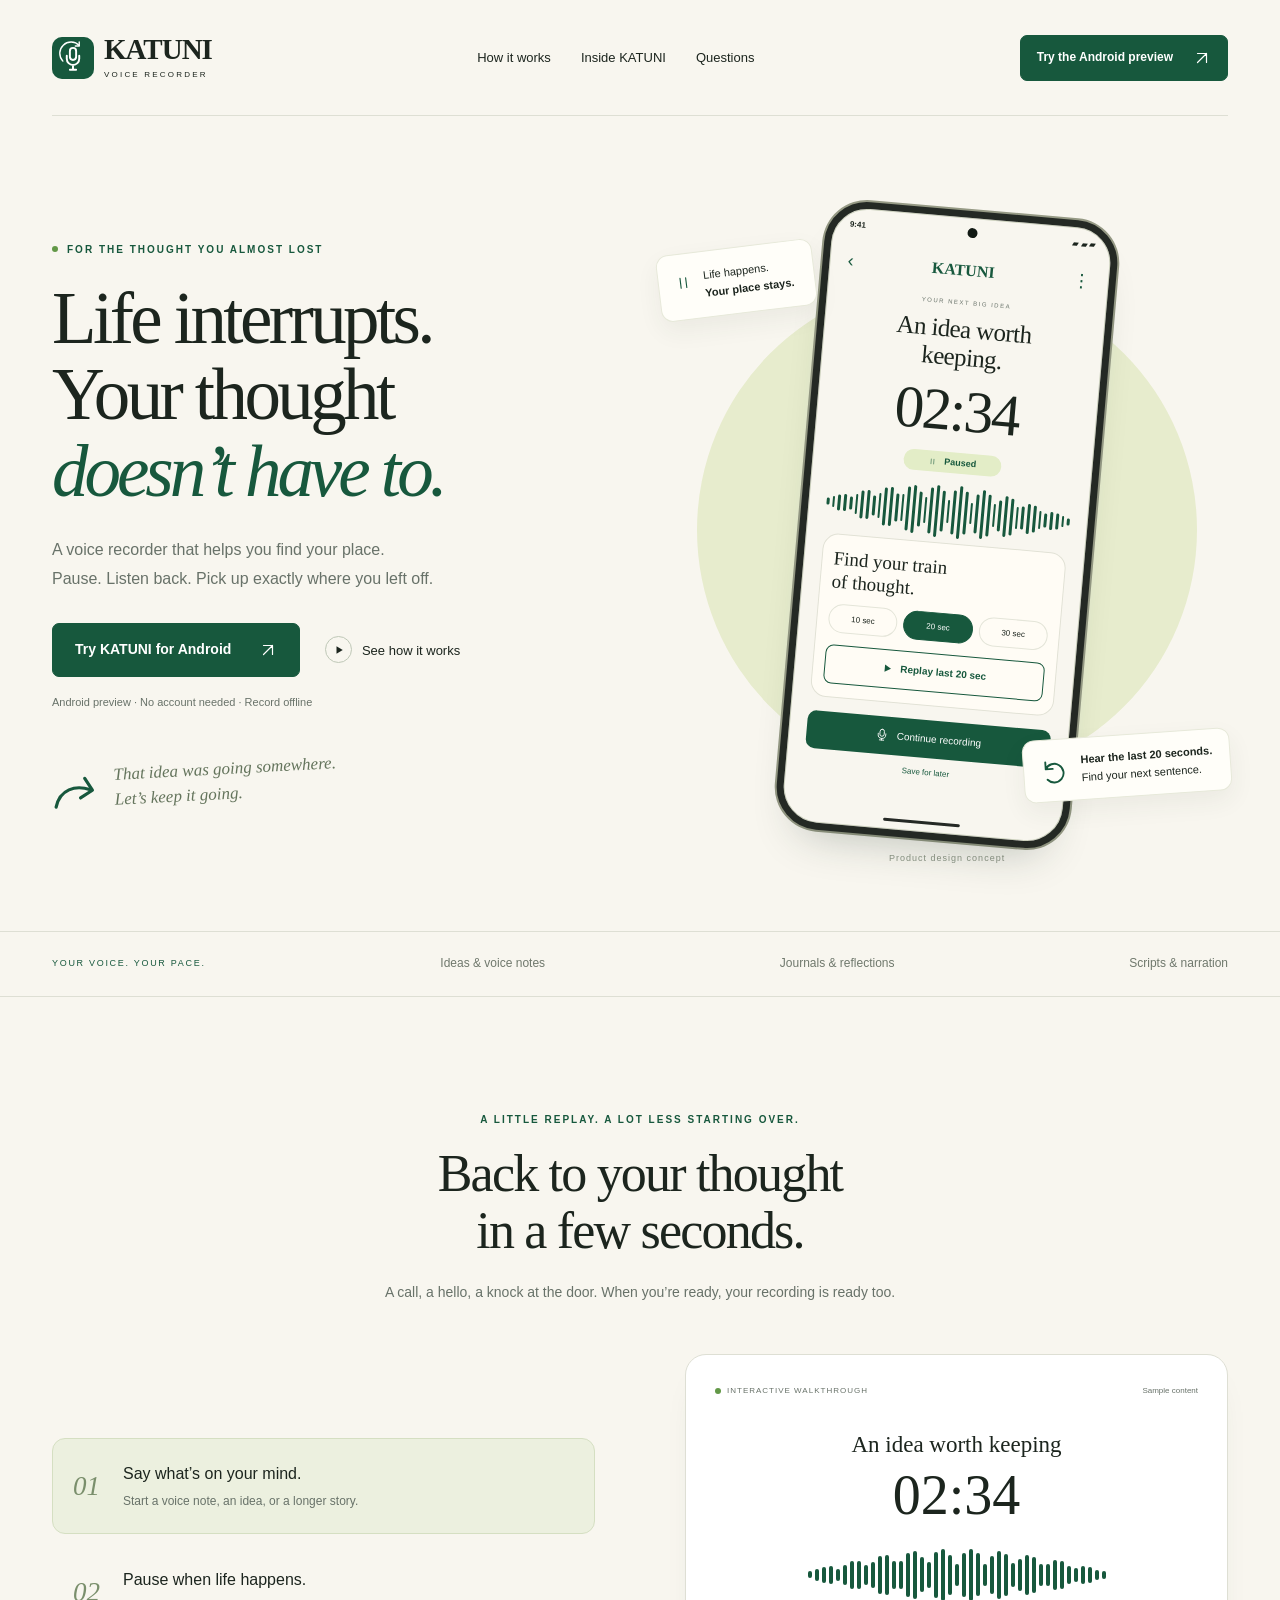
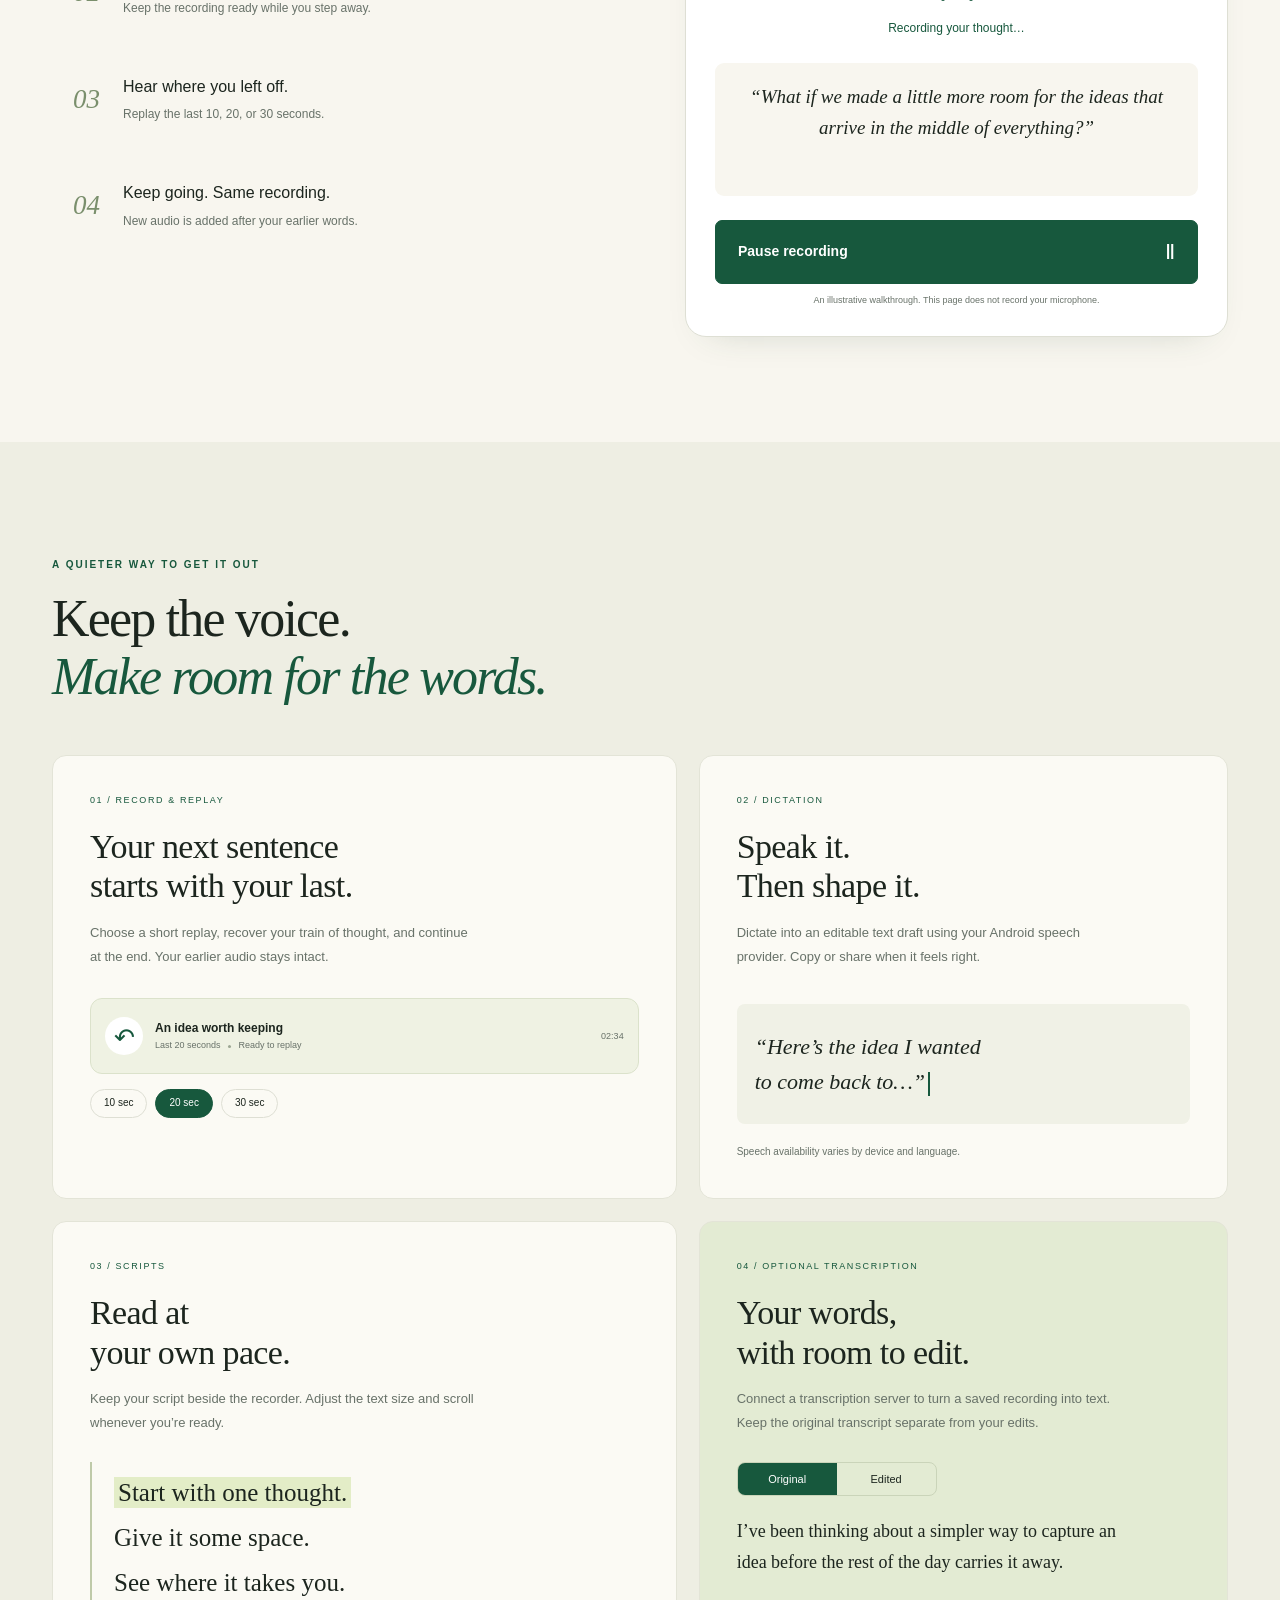
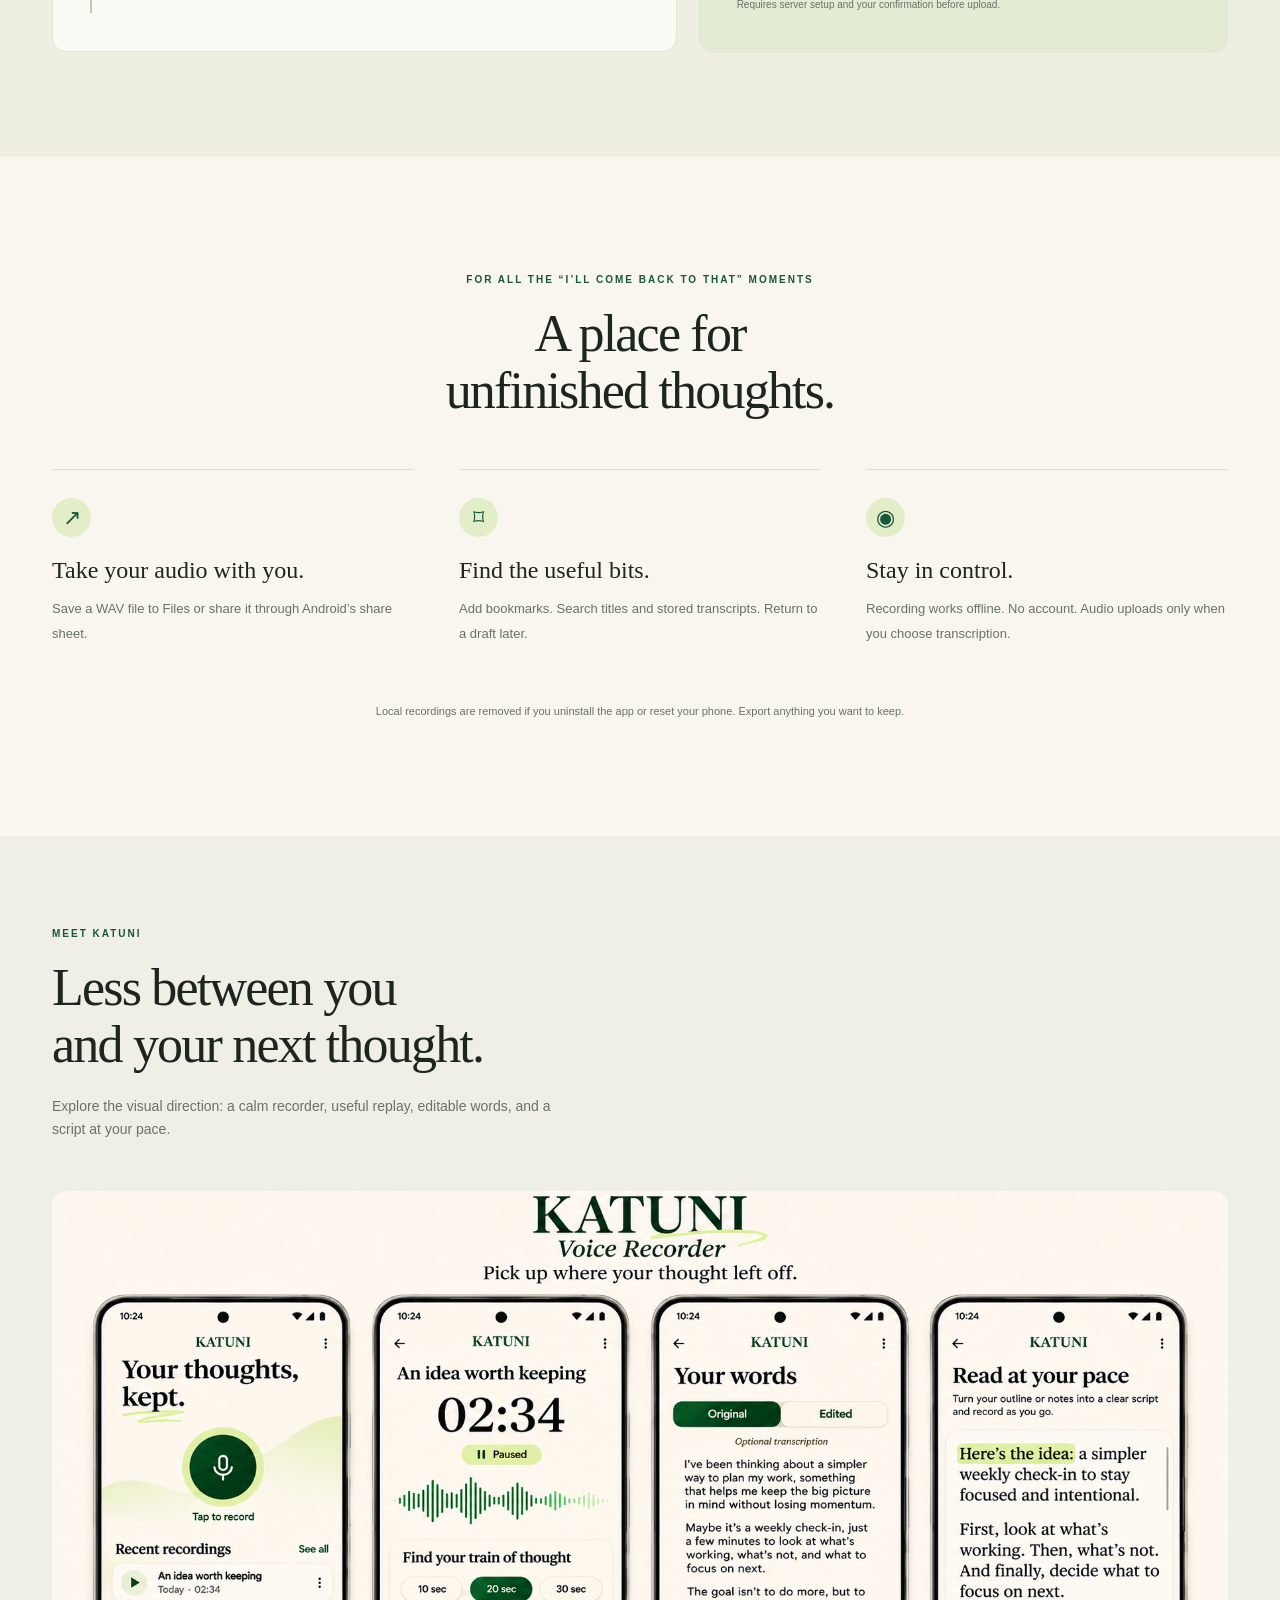
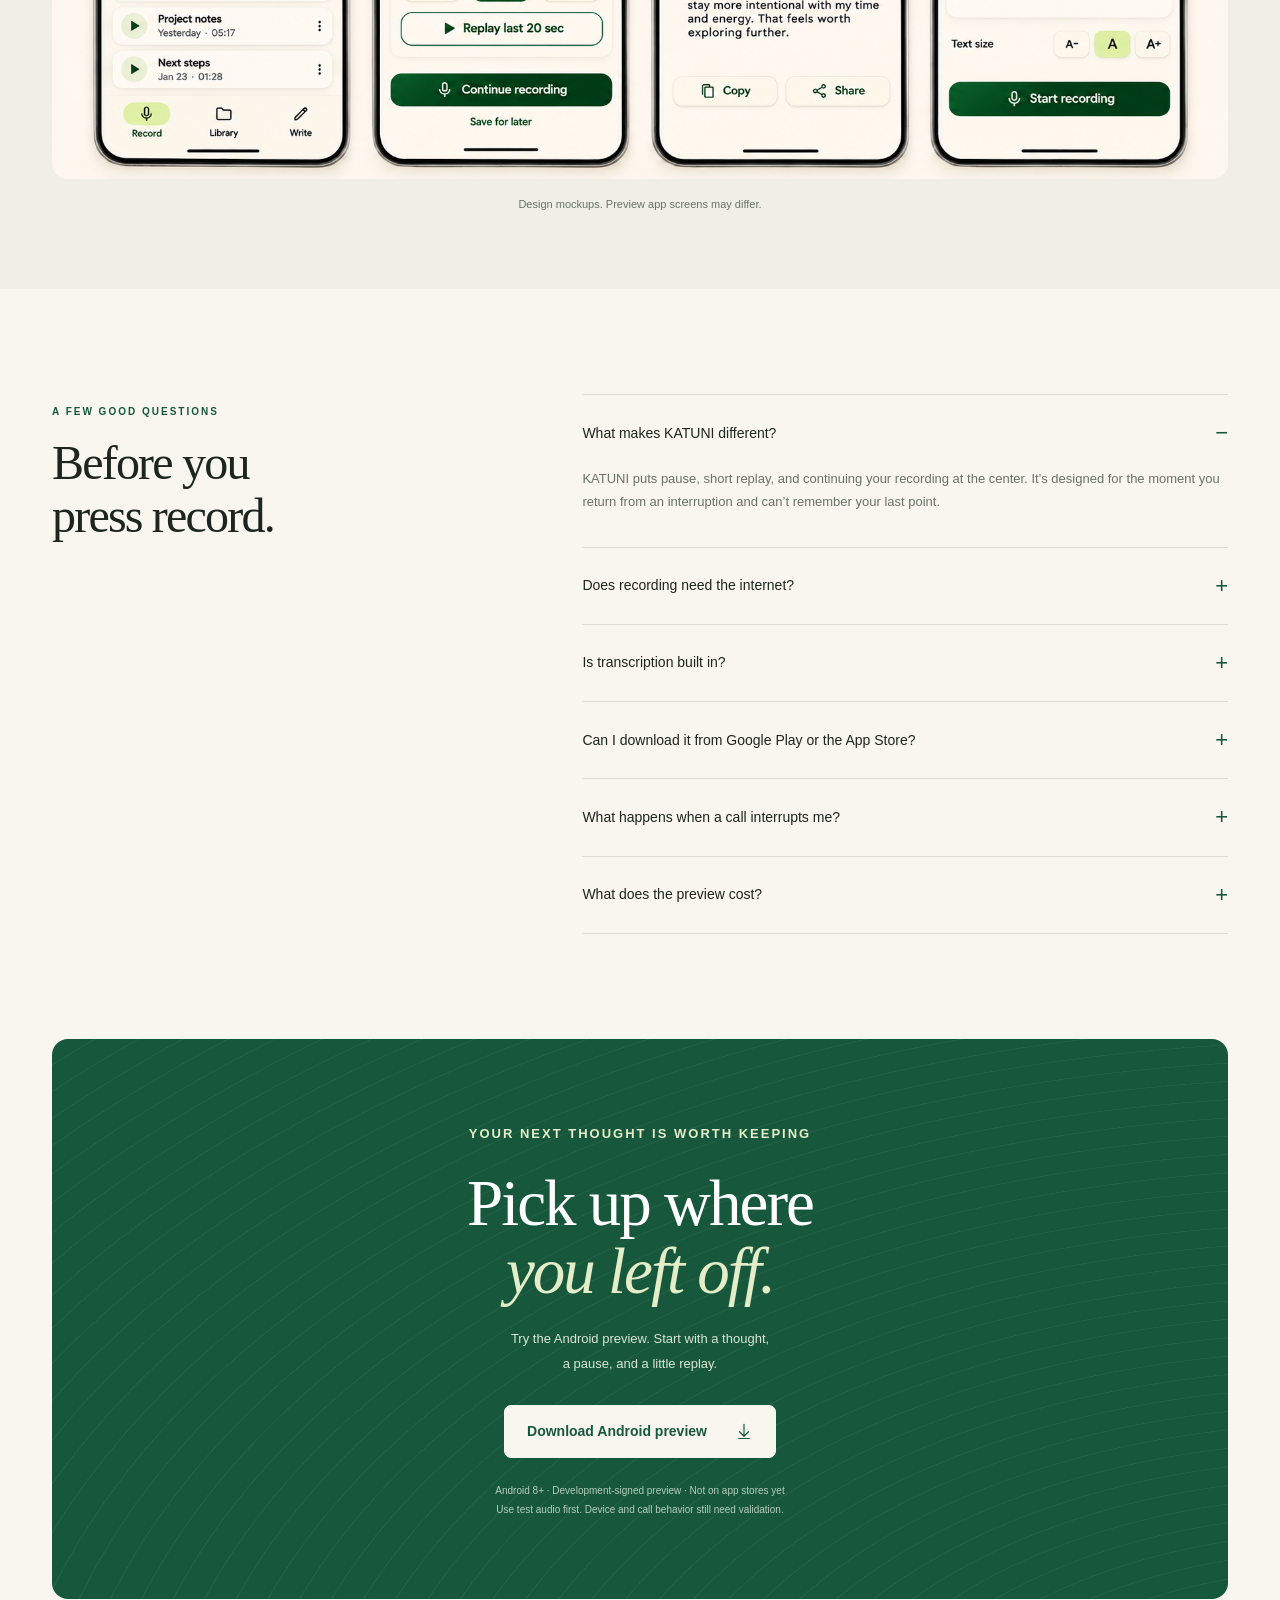
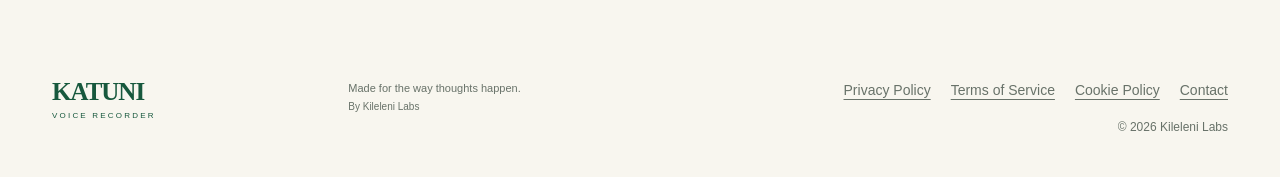
<file: public/index.html>
<!doctype html>
<html lang="en"><head><meta charset="UTF-8"><meta name="viewport" content="width=device-width,initial-scale=1"><meta name="theme-color" content="#17583d"><title>KATUNI: Voice Recorder — Keep your train of thought</title><meta name="description" content="Get interrupted. Keep your thought. KATUNI lets you pause, replay your last few seconds, and continue recording. Explore the Android preview."><meta property="og:title" content="KATUNI: Voice Recorder"><meta property="og:description" content="Pick up where your thought left off."><meta property="og:type" content="website"><meta property="og:url" content="https://katuni.kileleni.net/"><link rel="canonical" href="https://katuni.kileleni.net/"><meta property="og:image" content="https://katuni.kileleni.net/assets/katuni-social.png"><link rel="icon" href="assets/favicon.svg" type="image/svg+xml"><link rel="stylesheet" href="style.css"></head>
<body>
<a class="skip" href="#main">Skip to content</a>
<header class="nav wrap"><a class="brand" href="#" aria-label="KATUNI home"><span class="brand-icon"><img src="assets/katuni-icon.svg" alt="" width="42" height="42"></span><span>KATUNI<small>VOICE RECORDER</small></span></a><nav aria-label="Main navigation"><a href="#how">How it works</a><a href="#features">Inside KATUNI</a><a href="#questions">Questions</a></nav><a class="button small" href="#download">Try the Android preview <svg class="svg-icon" viewBox="0 0 24 24" aria-hidden="true"><path d="M6 18L18 6M6 6h12v12"/></svg></a></header>
<main id="main">
<section class="hero wrap">
<div class="hero-copy"><p class="eyebrow"><span class="dot"></span> FOR THE THOUGHT YOU ALMOST LOST</p><h1>Life interrupts.<br>Your thought<br><em>doesn’t have to.</em></h1><p class="lede">A voice recorder that helps you find your place.<br class="desktop"> Pause. Listen back. Pick up exactly where you left off.</p><div class="hero-actions"><a class="button" href="#download">Try KATUNI for Android <svg class="svg-icon" viewBox="0 0 24 24" aria-hidden="true"><path d="M6 18L18 6M6 6h12v12"/></svg></a><a class="text-link" href="#how"><span class="play-mini"><svg class="svg-icon" viewBox="0 0 24 24" aria-hidden="true"><path d="M6 3l15 9-15 9z"/></svg></span> See how it works</a></div><p class="quiet">Android preview · No account needed · Record offline</p><div class="mini-note"><span class="hand-arrow" aria-hidden="true"><svg class="svg-icon" viewBox="0 0 24 24" aria-hidden="true"><path d="M4 20c0-9 7-13 15-12M15 3l5 5-5 5"/></svg></span><span>That idea was going somewhere.<br>Let’s keep it going.</span></div></div>
<div class="hero-product"><div class="halo"></div><div class="floating-note note-one"><svg class="svg-icon" viewBox="0 0 24 24" aria-hidden="true"><path d="M8 5v14M16 5v14"/></svg> Life happens.<br><strong>Your place stays.</strong></div><div class="phone" aria-label="Illustrative KATUNI paused recording screen"><div class="phone-camera"></div><div class="phone-status"><span>9:41</span><span>▰ ▰ ▰</span></div><div class="phone-top"><span>‹</span><strong>KATUNI</strong><span>⋮</span></div><div class="phone-body"><p class="phone-caption">YOUR NEXT BIG IDEA</p><h2>An idea worth<br>keeping.</h2><div class="time">02:34</div><div class="pill"><svg class="svg-icon" viewBox="0 0 24 24" aria-hidden="true"><path d="M8 5v14M16 5v14"/></svg> &nbsp; Paused</div><div class="wave" aria-hidden="true"></div><div class="replay-card"><h3>Find your train<br>of thought.</h3><div class="choice"><span>10 sec</span><span class="selected">20 sec</span><span>30 sec</span></div><div class="outline-button"><svg class="svg-icon" viewBox="0 0 24 24" aria-hidden="true"><path d="M6 3l15 9-15 9z"/></svg> &nbsp; Replay last 20 sec</div></div><div class="phone-continue"><svg class="svg-icon" viewBox="0 0 24 24" aria-hidden="true"><rect x="8" y="2" width="8" height="13" rx="4"/><path d="M5 10v2a7 7 0 0 0 14 0v-2M12 19v3M8 22h8"/></svg> &nbsp; Continue recording</div><p class="phone-save">Save for later</p></div><div class="phone-home"></div></div><div class="floating-note note-two"><svg class="svg-icon" viewBox="0 0 24 24" aria-hidden="true"><path d="M4 10a8 8 0 1 1 1 9M4 4v6h6"/></svg><div><strong>Hear the last 20 seconds.</strong><br>Find your next sentence.</div></div><p class="concept-label">Product design concept</p></div>
</section>
<div class="promise-strip"><div class="wrap"><span>YOUR VOICE. YOUR PACE.</span><span>Ideas & voice notes</span><span>Journals & reflections</span><span>Scripts & narration</span></div></div>
<section class="workflow wrap section" id="how"><div class="section-head"><p class="eyebrow">A LITTLE REPLAY. A LOT LESS STARTING OVER.</p><h2>Back to your thought<br>in a few seconds.</h2><p>A call, a hello, a knock at the door. When you’re ready, your recording is ready too.</p></div><div class="demo-layout"><div class="steps"><button class="step active" data-stage="record" aria-pressed="true"><span class="step-number">01</span><span><strong>Say what’s on your mind.</strong><small>Start a voice note, an idea, or a longer story.</small></span></button><button class="step" data-stage="pause" aria-pressed="false"><span class="step-number">02</span><span><strong>Pause when life happens.</strong><small>Keep the recording ready while you step away.</small></span></button><button class="step" data-stage="replay" aria-pressed="false"><span class="step-number">03</span><span><strong>Hear where you left off.</strong><small>Replay the last 10, 20, or 30 seconds.</small></span></button><button class="step" data-stage="continue" aria-pressed="false"><span class="step-number">04</span><span><strong>Keep going. Same recording.</strong><small>New audio is added after your earlier words.</small></span></button></div><div class="demo"><div class="demo-top"><span class="dot"></span> INTERACTIVE WALKTHROUGH <span>Sample content</span></div><h3 id="demo-title">An idea worth keeping</h3><div id="demo-time">02:34</div><div class="demo-wave wave" aria-hidden="true"></div><p id="demo-status" aria-live="polite">Recording your thought…</p><blockquote id="demo-quote">“What if we made a little more room for the ideas that arrive in the middle of everything?”</blockquote><button class="button demo-next" id="demo-next">Pause recording <span>Ⅱ</span></button><p class="demo-foot">An illustrative walkthrough. This page does not record your microphone.</p></div></div></section>
<section class="features section" id="features"><div class="wrap"><div class="section-head left"><p class="eyebrow">A QUIETER WAY TO GET IT OUT</p><h2>Keep the voice.<br><em>Make room for the words.</em></h2></div><div class="feature-grid"><article class="feature feature-large"><div class="feature-label">01 / RECORD & REPLAY</div><h3>Your next sentence<br>starts with your last.</h3><p>Choose a short replay, recover your train of thought, and continue at the end. Your earlier audio stays intact.</p><div class="sample-audio"><div class="sample-play">↶</div><div><strong>An idea worth keeping</strong><span>Last 20 seconds <i></i> Ready to replay</span></div><span>02:34</span></div><div class="feature-tags"><span>10 sec</span><span>20 sec</span><span>30 sec</span></div></article><article class="feature"><div class="feature-label">02 / DICTATION</div><h3>Speak it.<br>Then shape it.</h3><p>Dictate into an editable text draft using your Android speech provider. Copy or share when it feels right.</p><div class="paper-snippet">“Here’s the idea I wanted<br>to come back to…”<span class="cursor"></span></div><small>Speech availability varies by device and language.</small></article><article class="feature"><div class="feature-label">03 / SCRIPTS</div><h3>Read at<br>your own pace.</h3><p>Keep your script beside the recorder. Adjust the text size and scroll whenever you’re ready.</p><div class="script-snippet"><mark>Start with one thought.</mark><br>Give it some space.<br>See where it takes you.</div></article><article class="feature feature-large transcript-feature"><div class="feature-label">04 / OPTIONAL TRANSCRIPTION</div><h3>Your words,<br>with room to edit.</h3><p>Connect a transcription server to turn a saved recording into text. Keep the original transcript separate from your edits.</p><div class="transcript-tabs"><span>Original</span><span>Edited</span></div><div class="transcript-sample">I’ve been thinking about a simpler way to capture an idea before the rest of the day carries it away.</div><small>Requires server setup and your confirmation before upload.</small></article></div></div></section>
<section class="details wrap section"><div class="section-head"><p class="eyebrow">FOR ALL THE “I’LL COME BACK TO THAT” MOMENTS</p><h2>A place for<br>unfinished thoughts.</h2></div><div class="detail-grid"><article><span class="detail-icon">↗</span><h3>Take your audio with you.</h3><p>Save a WAV file to Files or share it through Android’s share sheet.</p></article><article><span class="detail-icon">⌑</span><h3>Find the useful bits.</h3><p>Add bookmarks. Search titles and stored transcripts. Return to a draft later.</p></article><article><span class="detail-icon">◉</span><h3>Stay in control.</h3><p>Recording works offline. No account. Audio uploads only when you choose transcription.</p></article></div><p class="storage-note">Local recordings are removed if you uninstall the app or reset your phone. Export anything you want to keep.</p></section>
<section class="design-showcase section"><div class="wrap"><div class="section-head left"><p class="eyebrow">MEET KATUNI</p><h2>Less between you<br>and your next thought.</h2><p>Explore the visual direction: a calm recorder, useful replay, editable words, and a script at your pace.</p></div><img src="assets/katuni-app-mockups.png" alt="Four KATUNI design mockups showing the home screen, paused recorder, optional transcript and script mode" loading="lazy" width="1774" height="887"><p class="quiet">Design mockups. Preview app screens may differ.</p></div></section>
<section class="faq wrap section" id="questions"><div><p class="eyebrow">A FEW GOOD QUESTIONS</p><h2>Before you<br>press record.</h2></div><div class="faq-list"><details open><summary>What makes KATUNI different?</summary><p>KATUNI puts pause, short replay, and continuing your recording at the center. It’s designed for the moment you return from an interruption and can’t remember your last point.</p></details><details><summary>Does recording need the internet?</summary><p>No. Recording, replay, drafts and WAV export work locally. Dictation depends on the Android speech provider and language installed on your phone; that provider may use the internet.</p></details><details><summary>Is transcription built in?</summary><p>The Android preview lets you configure an HTTPS transcription server and confirm each audio upload. The server’s operator selects any speech-to-text API and manages its credentials. Review the destination’s privacy practices before sending audio.</p></details><details><summary>Can I download it from Google Play or the App Store?</summary><p>There is no live store listing yet. An Android preview APK is available below for personal testing. iOS visuals are design templates for a future version.</p></details><details><summary>What happens when a call interrupts me?</summary><p>The preview requests a pause when Android reports audio-focus loss or microphone silencing. You manually continue when ready. Behavior still needs testing across real phones and call apps; use nonessential audio while evaluating it.</p></details><details><summary>What does the preview cost?</summary><p>This preview has no subscription or payment screen. If you configure a transcription server, you are responsible for its compute and hosting costs. Future commercial pricing has not been set.</p></details></div></section>
<section class="download wrap" id="download"><div class="download-inner"><p class="eyebrow">YOUR NEXT THOUGHT IS WORTH KEEPING</p><h2>Pick up where<br><em>you left off.</em></h2><p>Try the Android preview. Start with a thought,<br>a pause, and a little replay.</p><a class="button light" href="assets/KATUNI-Android-Preview.apk" download>Download Android preview <svg class="svg-icon" viewBox="0 0 24 24" aria-hidden="true"><path d="M12 3v16M6 13l6 6 6-6M5 22h14"/></svg></a><p class="download-note">Android 8+ · Development-signed preview · Not on app stores yet<br>Use test audio first. Device and call behavior still need validation.</p></div><div class="download-wave" aria-hidden="true"></div></section>
</main>
<footer class="wrap"><a class="brand" href="/"><span>KATUNI<small>VOICE RECORDER</small></span></a><p>Made for the way thoughts happen.<br><span>By Kileleni Labs</span></p><nav class="footer-legal" aria-label="Legal and support"><a href="/privacy-policy/">Privacy Policy</a><a href="/terms-of-service/">Terms of Service</a><a href="/cookie-policy/">Cookie Policy</a><a href="mailto:kileleni6@gmail.com">Contact</a><span>© 2026 Kileleni Labs</span></nav></footer>
<script src="app.js"></script></body></html>
</file>
<file: public/style.css>
:root{--paper:#f8f6ef;--forest:#17583d;--ink:#1c251e;--lime:#e3edc7;--line:#dedfd4;--muted:#687269;--serif:Georgia,'Times New Roman',serif}*{box-sizing:border-box}html{scroll-behavior:smooth;scroll-padding-top:28px}body{margin:0;background:var(--paper);color:var(--ink);font:16px/1.65 Arial,Helvetica,sans-serif}a{color:inherit;text-decoration:none}button,a,input,summary{ -webkit-tap-highlight-color:transparent}button{font:inherit;cursor:pointer}a:focus-visible,button:focus-visible,summary:focus-visible{outline:3px solid #8aa95f;outline-offset:5px}.wrap{max-width:1260px;width:calc(100% - 104px);margin:auto}.nav{height:116px;display:flex;align-items:center;justify-content:space-between;border-bottom:1px solid var(--line);gap:30px}.brand{display:flex;align-items:center;gap:10px;line-height:1.05;font-family:var(--serif);font-weight:bold;font-size:29px;letter-spacing:-1px}.brand small{display:block;font:8px/1.5 Arial,sans-serif;letter-spacing:2.2px;margin-top:5px}.brand-icon{width:42px;height:48px;display:grid;place-items:center;background:var(--forest);border-radius:13px}.brand-icon svg{width:29px;fill:none;stroke:var(--paper);stroke-width:1.7}.nav nav{display:flex;gap:30px;font-size:13px}.nav nav a:hover{text-decoration:underline;text-underline-offset:6px}.button{display:inline-flex;justify-content:center;align-items:center;gap:28px;background:var(--forest);color:white;border:1px solid var(--forest);border-radius:7px;padding:16px 22px;font-size:14px;font-weight:600;line-height:1.4;transition:transform .2s,background .2s}.button:hover{background:#10412d;transform:translateY(-2px)}.button span{font-size:21px;font-weight:normal}.button.small{font-size:12px;padding:13px 16px;gap:20px}.hero{display:grid;grid-template-columns:1.04fr 1fr;gap:30px;min-height:815px;padding-top:62px;padding-bottom:60px;align-items:center}.eyebrow{font-size:10px;font-weight:600;letter-spacing:2px;display:flex;align-items:center;gap:9px;color:var(--forest);line-height:1.5}.dot{height:6px;width:6px;border-radius:50%;background:#629847;display:inline-block}.hero h1{font-family:var(--serif);font-size:clamp(55px,5.7vw,79px);line-height:1.05;letter-spacing:-3.6px;font-weight:normal;margin:24px 0 26px}.hero h1 em{color:var(--forest);font-weight:normal;white-space:nowrap;letter-spacing:-4px}.lede{font-size:16px;line-height:1.8;color:var(--muted);margin-bottom:29px}.hero-actions{display:flex;gap:25px;align-items:center;flex-wrap:wrap}.text-link{font-size:13px}.play-mini{font-size:9px;border:1px solid #bfc8b7;padding:7px 10px;border-radius:50%;margin-right:6px}.quiet{font-size:11px;color:var(--muted);margin-top:16px}.mini-note{display:flex;gap:14px;align-items:center;margin-top:37px;font:italic 17px/1.45 var(--serif);color:#64745c;transform:rotate(-3deg);max-width:310px}.hand-arrow{font-size:48px;font-family:var(--serif);color:var(--forest);transform:rotate(15deg)}.hero-product{position:relative;min-height:690px;display:flex;align-items:center;justify-content:center}.halo{position:absolute;width:500px;height:500px;max-width:110%;border-radius:50%;background:#e7eccd;top:100px}.phone{position:relative;width:294px;height:630px;border:7px solid #242924;border-radius:43px;background:var(--paper);box-shadow:0 27px 45px -25px #1c30264a,0 0 0 2px #969a85,inset 0 0 0 1px #cbd0bc;transform:rotate(5deg);z-index:1;overflow:hidden}.phone-camera{position:absolute;top:10px;left:calc(50% - 5px);height:10px;width:10px;background:#121a14;border-radius:50%}.phone-status{font-size:9px;display:flex;justify-content:space-between;padding:11px 17px 0;font-weight:700;line-height:1.6}.phone-top{display:flex;justify-content:space-between;align-items:center;padding:15px 18px 0;color:var(--forest);font-size:18px}.phone-top strong{font-family:var(--serif);font-size:16px}.phone-body{padding:10px 18px}.phone-caption{font-size:6px;letter-spacing:1.5px;margin-bottom:6px;text-align:center;color:var(--muted)}.phone h2{font:normal 27px/1.12 var(--serif);letter-spacing:-.6px;text-align:center;margin:10px 0 15px}.time{font:59px/1 var(--serif);text-align:center;letter-spacing:-2px}.pill{font-size:9px;text-align:center;width:98px;border-radius:30px;background:var(--lime);color:var(--forest);margin:12px auto;font-weight:700;padding:3px}.wave{display:flex;align-items:center;justify-content:center;gap:3px;height:66px}.wave i{display:block;background:var(--forest);width:3px;border-radius:3px;height:var(--h)}.replay-card{border:1px solid #e2e2d6;border-radius:16px;padding:16px 12px;background:#fffcf5;margin-top:10px}.replay-card h3{font:normal 20px/1.2 var(--serif);margin:0 0 12px}.choice{display:flex;gap:6px;font-size:8px;justify-content:space-between}.choice span{border:1px solid #e4e5d9;flex:1;text-align:center;padding:7px 2px;border-radius:22px}.choice .selected{background:var(--forest);color:white;border-color:var(--forest)}.outline-button{border:1px solid var(--forest);font-size:10px;font-weight:600;padding:10px 5px;border-radius:8px;text-align:center;margin-top:12px;color:var(--forest)}.phone-continue{background:var(--forest);color:white;text-align:center;padding:12px 2px;font-size:10px;border-radius:9px;margin-top:20px}.phone-save{text-align:center;font-size:8px;color:var(--forest);margin-top:8px}.phone-home{position:absolute;bottom:8px;width:77px;height:3px;left:calc(50% - 38px);background:#252925;border-radius:10px}.floating-note{position:absolute;z-index:2;background:#fffef9;border:1px solid #e7e9da;box-shadow:0 10px 25px #283e2910;border-radius:12px;font-size:11px;line-height:1.6}.note-one{top:67px;left:-8px;padding:15px 20px 15px 45px;transform:rotate(-7deg)}.note-one>span{position:absolute;left:16px;color:var(--forest);font-size:20px}.note-two{bottom:72px;right:-3px;padding:13px 17px;display:flex;align-items:center;gap:12px;transform:rotate(-4deg)}.note-two>span{font-size:31px;color:var(--forest)}.concept-label{position:absolute;bottom:-5px;font-size:9px;letter-spacing:1px;color:#8b9484}.promise-strip{border-top:1px solid var(--line);border-bottom:1px solid var(--line)}.promise-strip>div{display:flex;justify-content:space-between;gap:25px;align-items:center;padding:22px 0;color:#6f786c;font-size:12px}.promise-strip span:first-child{font-size:9px;letter-spacing:1.7px;color:var(--forest)}.section{padding-top:105px;padding-bottom:105px}.section-head{text-align:center;max-width:720px;margin:0 auto 50px}.section-head .eyebrow{justify-content:center}.section-head h2,.faq h2{font:normal 52px/1.1 var(--serif);letter-spacing:-1.8px;margin:18px 0 22px}.section-head h2 em{color:var(--forest);font-weight:normal}.section-head p:last-child{font-size:14px;max-width:530px;margin-left:auto;margin-right:auto;color:var(--muted)}.section-head.left{text-align:left;margin-left:0;max-width:830px}.section-head.left .eyebrow{justify-content:start}.section-head.left p:last-child{margin-left:0}.demo-layout{display:grid;grid-template-columns:1fr 1fr;gap:90px;align-items:center}.steps{display:grid;gap:10px}.step{display:flex;align-items:center;gap:21px;text-align:left;background:transparent;border:1px solid transparent;border-radius:13px;padding:22px 20px;color:var(--ink)}.step.active{background:#ecf0df;border-color:#d5dfc2}.step-number{font:italic 27px var(--serif);color:#7a8f6c;min-width:29px}.step strong{font-weight:500;font-size:16px;display:block}.step small{color:var(--muted);font-size:12px;display:block;margin-top:5px;line-height:1.6}.demo{background:white;border:1px solid var(--line);padding:29px;border-radius:21px;box-shadow:0 16px 35px -25px #2c4a3840;text-align:center}.demo-top{display:flex;align-items:center;gap:6px;font-size:8px;letter-spacing:1px;color:var(--muted)}.demo-top span:last-child{margin-left:auto;font-size:8px;letter-spacing:0}.demo h3{font:normal 23px var(--serif);margin:35px 0 5px}.demo #demo-time{font:normal 56px var(--serif)}.demo-wave{margin:15px 0 8px;height:65px}.demo-wave i{width:4px}.demo #demo-status{font-size:12px;color:var(--forest)}.demo blockquote{font:italic 19px/1.6 var(--serif);margin:24px 0;padding:19px;background:var(--paper);border-radius:9px;min-height:133px}.demo-next{width:100%;justify-content:space-between}.demo-foot{font-size:9px;color:var(--muted);margin-bottom:0}.features{background:#eeeee3}.feature-grid{display:grid;grid-template-columns:1.18fr 1fr;gap:22px}.feature{background:#fbfaf4;padding:37px;border-radius:14px;border:1px solid #e3e4d7;overflow:hidden}.feature-label{font-size:9px;letter-spacing:1.6px;color:var(--forest);margin-bottom:19px}.feature h3{font:normal 34px/1.17 var(--serif);letter-spacing:-.6px;margin:0 0 15px}.feature p{font-size:13px;color:var(--muted);max-width:390px;line-height:1.8;margin-bottom:28px}.feature small{font-size:10px;color:var(--muted);display:block;margin-top:20px}.sample-audio{display:flex;align-items:center;gap:12px;border:1px solid #dbe2cb;background:#eff2e3;border-radius:12px;padding:18px 14px;margin-top:30px;font-size:12px}.sample-play{border-radius:50%;width:38px;height:38px;background:white;display:grid;place-items:center;font-size:25px;color:var(--forest)}.sample-audio span{display:block;font-size:9px;color:var(--muted)}.sample-audio>span{margin-left:auto}.sample-audio i{display:inline-block;height:3px;width:3px;border-radius:50%;background:#9ca793;vertical-align:middle;margin:0 5px}.feature-tags{display:flex;gap:8px;margin-top:15px}.feature-tags span{border:1px solid var(--line);padding:5px 13px;border-radius:20px;font-size:10px}.feature-tags span:nth-child(2){background:var(--forest);color:white;border-color:var(--forest)}.paper-snippet{padding:25px 18px;background:#f0f1e6;border-radius:8px;font:italic 22px/1.6 var(--serif);margin-top:36px;position:relative}.cursor{display:inline-block;height:24px;width:2px;background:var(--forest);vertical-align:middle;margin-left:3px}.script-snippet{font:normal 25px/1.8 var(--serif);border-left:2px solid #bfcaa9;padding:8px 0 8px 22px;margin-top:20px}.script-snippet mark{background:var(--lime);color:var(--ink);padding:2px 4px}.transcript-feature{background:#e3ebd3}.transcript-tabs{display:flex;border:1px solid #cad4b9;border-radius:8px;width:200px;font-size:11px;overflow:hidden}.transcript-tabs span{flex:1;text-align:center;padding:7px}.transcript-tabs span:first-child{background:var(--forest);color:white}.transcript-sample{font:18px/1.7 var(--serif);max-width:390px;margin-top:20px}.detail-grid{display:grid;grid-template-columns:repeat(3,1fr);gap:45px}.detail-grid article{border-top:1px solid var(--line);padding-top:28px}.detail-icon{display:grid;place-items:center;width:39px;height:39px;background:var(--lime);color:var(--forest);border-radius:50%;font-size:22px}.detail-grid h3{font:normal 24px var(--serif);margin:20px 0 12px}.detail-grid p{font-size:13px;color:var(--muted);line-height:1.9}.storage-note{font-size:11px;text-align:center;margin-top:42px;color:var(--muted)}.design-showcase{background:#f0efe5;padding-top:80px;padding-bottom:65px}.design-showcase img{width:100%;height:auto;border-radius:15px;display:block}.design-showcase .quiet{text-align:center}.faq{display:grid;grid-template-columns:.8fr 1.2fr;gap:100px}.faq h2{font-size:48px}.faq-list details{border-bottom:1px solid var(--line);padding:20px 0}.faq-list details:first-child{border-top:1px solid var(--line)}summary{cursor:pointer;list-style:none;display:flex;align-items:center;justify-content:space-between;gap:25px;font-size:14px}summary::-webkit-details-marker{display:none}summary::after{content:'+';font-size:22px;color:var(--forest)}details[open] summary::after{content:'−'}.faq-list p{font-size:13px;line-height:1.8;color:var(--muted);margin-top:15px}.download{background:var(--forest);color:white;border-radius:16px;position:relative;overflow:hidden;text-align:center;padding:70px 25px;margin-bottom:80px}.download-inner{position:relative;z-index:1}.download .eyebrow{color:var(--lime);justify-content:center}.download h2{font:normal 65px/1.05 var(--serif);letter-spacing:-2px;margin:22px 0}.download h2 em{font-weight:normal;color:var(--lime)}.download p{font-size:13px;line-height:1.9;color:#d9e5d6}.button.light{background:var(--paper);border-color:var(--paper);color:var(--forest);margin-top:15px}.button.light:hover{background:var(--lime)}.download .download-note{font-size:10px;color:#b7ccbc;margin-top:23px}.download-wave{position:absolute;inset:0;background:repeating-radial-gradient(ellipse at 110% 140%,transparent 0,transparent 28px,#b5d5a510 29px,#b5d5a510 30px);pointer-events:none}footer{display:flex;justify-content:space-between;align-items:flex-start;gap:25px;padding-bottom:40px;font-size:11px;color:var(--muted)}footer .brand{font-size:25px;color:var(--forest)}footer p{margin:0}footer p span{font-size:10px}footer>div{display:flex;gap:15px;flex-wrap:wrap;align-items:center;justify-content:flex-end;font-size:10px;max-width:360px}.footer-link{border:0;padding:0;background:none;color:var(--muted);font-size:10px;text-decoration:underline;text-underline-offset:3px}dialog{border:1px solid var(--line);border-radius:18px;padding:35px;max-width:540px;background:var(--paper);color:var(--ink);font-size:14px;line-height:1.9}dialog::backdrop{background:#122a20a8;backdrop-filter:blur(3px)}dialog h2{font:normal 36px var(--serif)}dialog>button{position:absolute;right:20px;top:12px;border:0;background:none;font-size:28px;color:var(--forest)}.skip{position:fixed;top:-100px;left:20px;background:var(--forest);color:white;padding:10px;z-index:10}.skip:focus{top:10px}.wave.moving i{animation:wave 1s ease-in-out infinite alternate;animation-delay:var(--delay)}@keyframes wave{to{transform:scaleY(.3)}}@media(min-width:1500px){.hero h1{font-size:84px}.hero{min-height:850px}.hero-product{transform:scale(1.03)}}@media(max-width:1050px){.wrap{width:calc(100% - 60px)}.nav nav{gap:17px}.nav .button.small{font-size:11px}.hero{gap:0;min-height:760px}.hero h1{font-size:61px;letter-spacing:-3px}.hero h1 em{letter-spacing:-3.5px}.hero-product{transform:scale(.9);transform-origin:center right}.note-one{left:-14px}.note-two{right:-15px}.hero-actions{gap:15px}.hero-actions .button{font-size:12px;padding:15px}.text-link{font-size:11px}.demo-layout{gap:45px}.feature{padding:29px}.faq{gap:50px}}@media(max-width:760px){.wrap{width:calc(100% - 40px)}.nav{height:88px;gap:10px}.nav nav{display:none}.brand{font-size:23px}.brand-icon{width:33px;height:39px;border-radius:10px}.brand-icon svg{width:24px}.brand small{font-size:6px;letter-spacing:1.8px}.nav .button.small{font-size:10px;padding:11px;gap:10px}.hero{display:flex;flex-direction:column;align-items:stretch;padding-top:45px;padding-bottom:30px;min-height:0;gap:10px}.hero h1{font-size:58px;letter-spacing:-2.5px;margin-top:20px}.hero h1 em{letter-spacing:-3px;white-space:normal}.hero .eyebrow{font-size:8px;letter-spacing:1.5px}.lede{font-size:14px}.hero-actions{gap:20px}.hero-actions .button{padding:16px 19px;font-size:12px}.quiet{font-size:10px}.mini-note{display:none}.hero-product{transform:none;min-height:675px;margin-top:18px}.phone{transform:rotate(4deg);width:280px;height:620px}.note-one{top:38px;left:-4px;font-size:10px;padding:11px 12px 11px 37px}.note-two{bottom:47px;right:-3px;font-size:10px;padding:11px}.halo{width:360px;height:360px;top:140px;max-width:110%}.concept-label{bottom:0}.promise-strip>div{display:grid;grid-template-columns:1fr 1fr;gap:13px;padding:20px 0;font-size:11px}.promise-strip span:first-child{font-size:8px;letter-spacing:1.1px}.section{padding-top:68px;padding-bottom:68px}.section-head{margin-bottom:35px}.section-head h2,.faq h2{font-size:40px;letter-spacing:-1.4px}.section-head .eyebrow{font-size:8px;letter-spacing:1.6px}.section-head p:last-child{font-size:13px}.demo-layout{display:flex;flex-direction:column;gap:25px}.steps{width:100%;gap:4px}.step{padding:15px 12px;gap:18px}.step strong{font-size:15px}.step small{font-size:11px}.demo{width:100%;padding:23px}.demo h3{margin-top:27px}.demo blockquote{font-size:19px;min-height:0}.feature-grid{grid-template-columns:1fr;gap:16px}.feature{padding:29px}.feature h3{font-size:32px}.feature p{max-width:none}.detail-grid{grid-template-columns:1fr;gap:20px}.detail-grid article{padding-top:22px}.detail-grid h3{margin:15px 0 10px}.detail-grid p{margin-top:0}.storage-note{font-size:10px;margin-top:28px}.design-showcase .section-head h2{font-size:37px}.design-showcase img{width:calc(100% + 24px);max-width:none;margin-left:-12px}.faq{grid-template-columns:1fr;gap:10px}.faq h2{margin-bottom:20px}.faq .eyebrow{font-size:9px}.faq-list details{padding:18px 0}summary{font-size:13px}.download{width:calc(100% - 30px);padding:55px 20px;margin-bottom:48px}.download h2{font-size:53px}.download .eyebrow{font-size:8px;letter-spacing:1.5px}.download-note{max-width:290px;margin-left:auto;margin-right:auto}.download .button{font-size:12px}footer{flex-wrap:wrap;gap:25px;padding-bottom:28px}footer>p{font-size:10px;text-align:right}footer>div{width:100%;max-width:none;justify-content:space-between;border-top:1px solid var(--line);padding-top:20px;font-size:9px}.footer-link{font-size:9px}dialog{max-width:calc(100% - 35px);padding:25px;font-size:13px}}@media(prefers-reduced-motion:reduce){html{scroll-behavior:auto}*{animation:none!important;transition:none!important}}
/* SVG controls keep icon rendering consistent across devices. */
.svg-icon{width:18px;height:18px;display:inline-block;vertical-align:middle;flex-shrink:0;fill:none;stroke:currentColor;stroke-width:1.6;stroke-linecap:round;stroke-linejoin:round}.button>.svg-icon{width:18px;height:18px}.play-mini{display:inline-flex;align-items:center;justify-content:center;width:27px;height:27px;padding:0}.play-mini .svg-icon{width:10px;height:10px;fill:currentColor;stroke:none}.hand-arrow .svg-icon{width:48px;height:48px}.note-one>.svg-icon{position:absolute;left:16px;top:20px;width:17px;height:17px;color:var(--forest)}.note-two>.svg-icon{width:28px;height:28px;color:var(--forest)}.pill .svg-icon{width:8px;height:8px}.outline-button .svg-icon{width:10px;height:10px;fill:currentColor;stroke:none}.phone-continue .svg-icon{width:13px;height:13px}.phone .phone-body{padding-top:7px}.phone h2{font-size:25px;margin:7px 0 10px}.phone .wave{height:53px}.phone .replay-card{padding:13px 11px;margin-top:5px}.phone .replay-card h3{font-size:19px;margin-bottom:10px}.phone .phone-continue{margin-top:14px;padding:11px 2px}.phone .phone-save{margin-top:8px}.phone .phone-status{font-size:8px}
.brand-icon img{width:100%;height:auto;border-radius:10px}.brand-icon{background:none}

.footer-legal {display:flex;flex-wrap:wrap;align-items:center;justify-content:flex-end;gap:14px 20px;max-width:520px;font-size:14px;line-height:1.7}
.footer-legal a {text-decoration:underline;text-underline-offset:4px}
.footer-legal span {font-size:12px;width:100%;text-align:right}
@media(max-width:760px){.footer-legal{width:100%;justify-content:flex-start;border-top:1px solid var(--line);padding-top:20px}.footer-legal span{text-align:left}}
</file>
